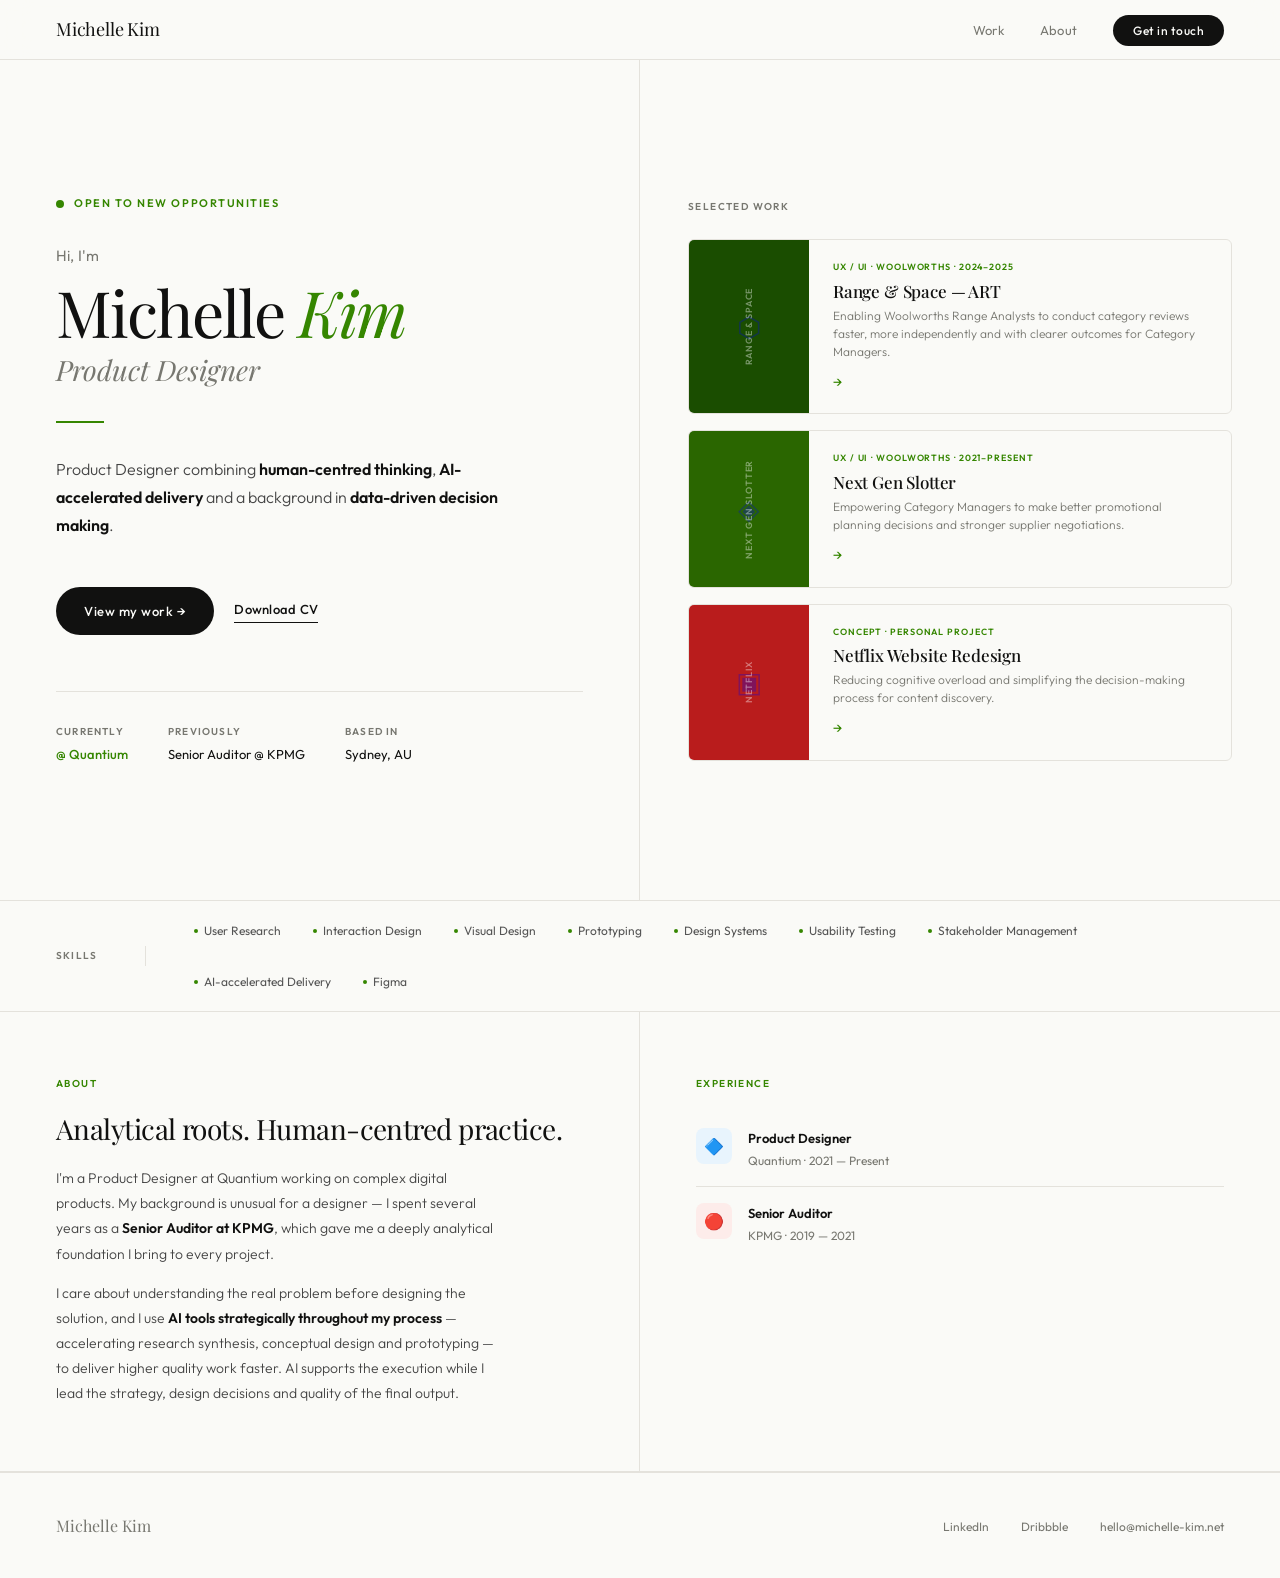
<file: index.html>
<!DOCTYPE html>
<html lang="en-AU">
<head>
<meta charset="UTF-8">
<meta name="viewport" content="width=device-width, initial-scale=1.0">
<title>Michelle Kim — Product Designer</title>
<meta name="description" content="Product Designer combining human-centred thinking, AI-accelerated delivery and a background in data-driven decision making.">
<link href="https://fonts.googleapis.com/css2?family=Playfair+Display:ital,wght@0,400;0,500;1,400&family=Outfit:wght@300;400;500;600&display=swap" rel="stylesheet">
<style>
  :root {
    --black: #111110;
    --white: #fafaf7;
    --mid: #777770;
    --rule: #e4e2dc;
    --card: #f4f3ef;
    --green: #358600;
    --green-light: #f0f7eb;
    --green-mid: #c8e0b0;
  }

  * { margin: 0; padding: 0; box-sizing: border-box; }
  html { scroll-behavior: smooth; }

  body {
    font-family: 'Outfit', sans-serif;
    background: var(--white);
    color: var(--black);
    font-size: 16px;
    line-height: 1.6;
    overflow-x: hidden;
  }

  /* ── NAV ── */
  nav {
    position: fixed;
    top: 0; left: 0; right: 0;
    z-index: 100;
    padding: 0 56px;
    height: 60px;
    display: flex;
    align-items: center;
    justify-content: space-between;
    background: rgba(250,250,247,0.9);
    backdrop-filter: blur(16px);
    border-bottom: 1px solid var(--rule);
  }

  .nav-name {
    font-family: 'Playfair Display', serif;
    font-size: 18px;
    font-weight: 400;
    color: var(--black);
    text-decoration: none;
    letter-spacing: -0.01em;
  }

  .nav-links {
    display: flex;
    align-items: center;
    gap: 36px;
    list-style: none;
  }

  .nav-links a {
    font-size: 13px;
    font-weight: 400;
    color: var(--mid);
    text-decoration: none;
    letter-spacing: 0.02em;
    transition: color 0.2s;
  }

  .nav-links a:hover { color: var(--black); }

  .nav-cta {
    font-size: 12px !important;
    font-weight: 500 !important;
    color: var(--white) !important;
    background: var(--black);
    padding: 8px 20px;
    border-radius: 40px;
    letter-spacing: 0.04em !important;
    transition: background 0.2s !important;
  }

  .nav-cta:hover { background: var(--green) !important; }

  /* ── HERO ── */
  .hero {
    min-height: 100vh;
    display: grid;
    grid-template-columns: 1fr 1fr;
    padding-top: 60px;
  }

  .hero-left {
    padding: 80px 56px;
    display: flex;
    flex-direction: column;
    justify-content: center;
    border-right: 1px solid var(--rule);
  }

  .hero-eyebrow {
    display: flex;
    align-items: center;
    gap: 10px;
    margin-bottom: 32px;
  }

  .hero-eyebrow-dot {
    width: 8px;
    height: 8px;
    border-radius: 50%;
    background: var(--green);
    animation: pulse 2s infinite;
  }

  @keyframes pulse {
    0%, 100% { opacity: 1; transform: scale(1); }
    50% { opacity: 0.5; transform: scale(0.8); }
  }

  .hero-eyebrow-text {
    font-size: 11px;
    font-weight: 600;
    letter-spacing: 0.14em;
    text-transform: uppercase;
    color: var(--green);
  }

  .hero-greeting {
    font-size: 15px;
    font-weight: 400;
    color: var(--mid);
    margin-bottom: 12px;
    letter-spacing: 0.01em;
  }

  .hero-name {
    font-family: 'Playfair Display', serif;
    font-size: clamp(48px, 5vw, 72px);
    font-weight: 400;
    line-height: 1.0;
    letter-spacing: -0.03em;
    color: var(--black);
    margin-bottom: 8px;
  }

  .hero-name em {
    font-style: italic;
    color: var(--green);
  }

  .hero-title {
    font-family: 'Playfair Display', serif;
    font-size: clamp(20px, 2.5vw, 28px);
    font-weight: 400;
    font-style: italic;
    color: var(--mid);
    margin-bottom: 32px;
    line-height: 1.3;
  }

  .hero-rule {
    width: 48px;
    height: 2px;
    background: var(--green);
    margin-bottom: 32px;
  }

  .hero-descriptor {
    font-size: 16px;
    font-weight: 300;
    color: #444;
    line-height: 1.75;
    max-width: 460px;
    margin-bottom: 48px;
  }

  .hero-descriptor strong {
    font-weight: 600;
    color: var(--black);
  }

  .hero-actions {
    display: flex;
    align-items: center;
    gap: 20px;
    flex-wrap: wrap;
  }

  .btn-primary {
    display: inline-flex;
    align-items: center;
    gap: 8px;
    background: var(--black);
    color: var(--white);
    font-size: 13px;
    font-weight: 500;
    letter-spacing: 0.04em;
    padding: 14px 28px;
    border-radius: 40px;
    text-decoration: none;
    transition: background 0.2s, transform 0.2s;
  }

  .btn-primary:hover {
    background: var(--green);
    transform: translateY(-1px);
  }

  .btn-secondary {
    display: inline-flex;
    align-items: center;
    gap: 8px;
    color: var(--black);
    font-size: 13px;
    font-weight: 500;
    letter-spacing: 0.02em;
    text-decoration: none;
    border-bottom: 1px solid var(--black);
    padding-bottom: 2px;
    transition: color 0.2s, border-color 0.2s;
  }

  .btn-secondary:hover {
    color: var(--green);
    border-color: var(--green);
  }

  .hero-meta {
    margin-top: 56px;
    padding-top: 32px;
    border-top: 1px solid var(--rule);
    display: flex;
    gap: 40px;
  }

  .hero-meta-item {
    display: flex;
    flex-direction: column;
    gap: 4px;
  }

  .hero-meta-label {
    font-size: 10px;
    font-weight: 600;
    letter-spacing: 0.12em;
    text-transform: uppercase;
    color: var(--mid);
  }

  .hero-meta-value {
    font-size: 13px;
    font-weight: 400;
    color: var(--black);
  }

  .hero-meta-value a {
    color: var(--green);
    text-decoration: none;
    font-weight: 500;
  }

  /* ── HERO RIGHT ── */
  .hero-right {
    display: flex;
    flex-direction: column;
    padding: 80px 48px;
    justify-content: center;
  }

  .hero-right-label {
    font-size: 10px;
    font-weight: 600;
    letter-spacing: 0.14em;
    text-transform: uppercase;
    color: var(--mid);
    margin-bottom: 24px;
  }

  /* ── CASE STUDY CARDS ── */
  .case-cards {
    display: flex;
    flex-direction: column;
    gap: 16px;
  }

  .case-card {
    display: grid;
    grid-template-columns: 120px 1fr;
    border: 1px solid var(--rule);
    border-radius: 6px;
    overflow: hidden;
    text-decoration: none;
    transition: border-color 0.2s, transform 0.2s, box-shadow 0.2s;
    background: var(--white);
    opacity: 0;
    transform: translateY(16px);
  }

  .case-card.visible {
    animation: cardIn 0.5s ease forwards;
  }

  .case-card:nth-child(1) { animation-delay: 0.1s; }
  .case-card:nth-child(2) { animation-delay: 0.2s; }
  .case-card:nth-child(3) { animation-delay: 0.3s; }

  @keyframes cardIn {
    to { opacity: 1; transform: translateY(0); }
  }

  .case-card:hover {
    border-color: var(--green);
    transform: translateY(-2px);
    box-shadow: 0 8px 32px rgba(53,134,0,0.08);
  }

  .case-card-thumb {
    position: relative;
    overflow: hidden;
    display: flex;
    align-items: center;
    justify-content: center;
    min-height: 120px;
  }

  .case-card-thumb.green     { background: #1a4d00; }
  .case-card-thumb.green-mid { background: #2a6600; }
  .case-card-thumb.red       { background: #b91c1c; }

  .case-card-thumb-label {
    font-size: 9px;
    font-weight: 600;
    letter-spacing: 0.08em;
    text-transform: uppercase;
    color: rgba(255,255,255,0.4);
    writing-mode: vertical-rl;
    text-orientation: mixed;
    rotate: 180deg;
  }

  .thumb-icon {
    position: absolute;
    top: 50%;
    left: 50%;
    transform: translate(-50%, -50%);
    font-size: 28px;
    opacity: 0.3;
  }

  .case-card-content {
    padding: 20px 24px;
    display: flex;
    flex-direction: column;
    justify-content: center;
    gap: 6px;
    min-width: 0;
  }

  .case-card-tag {
    font-size: 9px;
    font-weight: 600;
    letter-spacing: 0.1em;
    text-transform: uppercase;
    color: var(--green);
    white-space: nowrap;
    overflow: hidden;
    text-overflow: ellipsis;
  }

  .case-card-title {
    font-family: 'Playfair Display', serif;
    font-size: 17px;
    font-weight: 500;
    color: var(--black);
    line-height: 1.2;
    letter-spacing: -0.01em;
  }

  .case-card-desc {
    font-size: 12px;
    font-weight: 300;
    color: var(--mid);
    line-height: 1.5;
  }

  .case-card-arrow {
    font-size: 14px;
    color: var(--green);
    margin-top: 4px;
    transition: transform 0.2s;
  }

  .case-card:hover .case-card-arrow { transform: translateX(4px); }

  /* ── SKILLS STRIP ── */
  .skills-strip {
    border-top: 1px solid var(--rule);
    border-bottom: 1px solid var(--rule);
    padding: 20px 56px;
    display: flex;
    align-items: center;
    gap: 48px;
    overflow-x: auto;
    scrollbar-width: none;
  }
  .skills-strip::-webkit-scrollbar { display: none; }

  .skills-strip-label {
    font-size: 10px;
    font-weight: 600;
    letter-spacing: 0.12em;
    text-transform: uppercase;
    color: var(--mid);
    white-space: nowrap;
    flex-shrink: 0;
  }

  .skills-strip-divider {
    width: 1px;
    height: 20px;
    background: var(--rule);
    flex-shrink: 0;
  }

  .skills-list {
    display: flex;
    gap: 32px;
    flex-wrap: wrap;
  }

  .skill-item {
    font-size: 12px;
    font-weight: 400;
    color: #555;
    display: flex;
    align-items: center;
    gap: 6px;
    white-space: nowrap;
  }

  .skill-dot {
    width: 4px;
    height: 4px;
    border-radius: 50%;
    background: var(--green);
    flex-shrink: 0;
  }

  /* ── ABOUT STRIP ── */
  .about-strip {
    display: grid;
    grid-template-columns: 1fr 1fr;
    border-bottom: 1px solid var(--rule);
  }

  .about-col { padding: 64px 56px; }

  .about-col:first-child { border-right: 1px solid var(--rule); }

  .about-eyebrow {
    font-size: 10px;
    font-weight: 600;
    letter-spacing: 0.14em;
    text-transform: uppercase;
    color: var(--green);
    margin-bottom: 20px;
  }

  .about-heading {
    font-family: 'Playfair Display', serif;
    font-size: 28px;
    font-weight: 400;
    line-height: 1.2;
    letter-spacing: -0.02em;
    color: var(--black);
    margin-bottom: 20px;
  }

  .about-body {
    font-size: 14px;
    font-weight: 300;
    color: #444;
    line-height: 1.8;
    max-width: 440px;
  }

  .about-body strong { font-weight: 600; color: var(--black); }

  .experience-list {
    display: flex;
    flex-direction: column;
  }

  .exp-item {
    display: flex;
    gap: 16px;
    align-items: flex-start;
    padding: 16px 0;
    border-bottom: 1px solid var(--rule);
  }

  .exp-item:last-child { border-bottom: none; }

  .exp-icon {
    width: 36px;
    height: 36px;
    border-radius: 8px;
    display: flex;
    align-items: center;
    justify-content: center;
    font-size: 16px;
    flex-shrink: 0;
  }

  .exp-icon.quantium { background: #e8f4fd; }
  .exp-icon.kpmg     { background: #fdecea; }

  .exp-role    { font-size: 13px; font-weight: 600; color: var(--black); margin-bottom: 2px; }
  .exp-company { font-size: 12px; color: var(--mid); }

  /* ── FOOTER ── */
  footer {
    padding: 40px 56px;
    display: flex;
    align-items: center;
    justify-content: space-between;
    border-top: 1px solid var(--rule);
  }

  .footer-name { font-family: 'Playfair Display', serif; font-size: 16px; color: var(--mid); }

  .footer-links { display: flex; gap: 32px; list-style: none; }

  .footer-links a { font-size: 12px; color: var(--mid); text-decoration: none; transition: color 0.2s; }
  .footer-links a:hover { color: var(--green); }

  /* ── ANIMATIONS ── */
  .fade-in {
    opacity: 0;
    transform: translateY(20px);
    animation: fadeIn 0.7s ease forwards;
  }

  .fade-in-1 { animation-delay: 0.1s; }
  .fade-in-2 { animation-delay: 0.25s; }
  .fade-in-3 { animation-delay: 0.4s; }
  .fade-in-4 { animation-delay: 0.55s; }
  .fade-in-5 { animation-delay: 0.7s; }

  @keyframes fadeIn { to { opacity: 1; transform: translateY(0); } }

  /* ── RESPONSIVE ── */
  @media (max-width: 900px) {
    .hero { grid-template-columns: 1fr; min-height: auto; }
    .hero-left { border-right: none; border-bottom: 1px solid var(--rule); padding: 60px 32px; }
    .hero-right { padding: 48px 32px; }
    .about-strip { grid-template-columns: 1fr; }
    .about-col:first-child { border-right: none; border-bottom: 1px solid var(--rule); }
    nav { padding: 0 32px; }
    .skills-strip { padding: 20px 32px; }
    footer { padding: 32px; flex-direction: column; gap: 20px; text-align: center; }
  }
</style>
</head>
<body>

<!-- Nav -->
<nav>
  <a href="index.html" class="nav-name">Michelle Kim</a>
  <ul class="nav-links">
    <li><a href="#work">Work</a></li>
    <li><a href="#about">About</a></li>
    <li><a href="#contact" class="nav-cta">Get in touch</a></li>
  </ul>
</nav>

<!-- Hero -->
<section class="hero" id="work">
  <div class="hero-left">
    <div class="hero-eyebrow fade-in fade-in-1">
      <div class="hero-eyebrow-dot"></div>
      <span class="hero-eyebrow-text">Open to new opportunities</span>
    </div>

    <p class="hero-greeting fade-in fade-in-1">Hi, I'm</p>
    <h1 class="hero-name fade-in fade-in-2">Michelle <em>Kim</em></h1>
    <p class="hero-title fade-in fade-in-2">Product Designer</p>
    <div class="hero-rule fade-in fade-in-3"></div>

    <p class="hero-descriptor fade-in fade-in-3">
      Product Designer combining <strong>human-centred thinking</strong>,
      <strong>AI-accelerated delivery</strong> and a background in
      <strong>data-driven decision making</strong>.
    </p>

    <div class="hero-actions fade-in fade-in-4">
      <a href="#work" class="btn-primary">View my work →</a>
      <a href="#" class="btn-secondary">Download CV</a>
    </div>

    <div class="hero-meta fade-in fade-in-5">
      <div class="hero-meta-item">
        <span class="hero-meta-label">Currently</span>
        <span class="hero-meta-value"><a href="https://quantium.com" target="_blank">@ Quantium</a></span>
      </div>
      <div class="hero-meta-item">
        <span class="hero-meta-label">Previously</span>
        <span class="hero-meta-value">Senior Auditor @ KPMG</span>
      </div>
      <div class="hero-meta-item">
        <span class="hero-meta-label">Based in</span>
        <span class="hero-meta-value">Sydney, AU</span>
      </div>
    </div>
  </div>

  <!-- Work cards -->
  <div class="hero-right">
    <p class="hero-right-label">Selected work</p>
    <div class="case-cards">

      <a href="range-and-space.html" class="case-card">
        <div class="case-card-thumb green">
          <span class="thumb-icon">⬡</span>
          <span class="case-card-thumb-label">Range &amp; Space</span>
        </div>
        <div class="case-card-content">
          <span class="case-card-tag">UX / UI · Woolworths · 2024–2025</span>
          <div class="case-card-title">Range &amp; Space — ART</div>
          <div class="case-card-desc">Enabling Woolworths Range Analysts to conduct category reviews faster, more independently and with clearer outcomes for Category Managers.</div>
          <div class="case-card-arrow">→</div>
        </div>
      </a>

      <a href="next-gen-slotter.html" class="case-card">
        <div class="case-card-thumb green-mid">
          <span class="thumb-icon">◈</span>
          <span class="case-card-thumb-label">Next Gen Slotter</span>
        </div>
        <div class="case-card-content">
          <span class="case-card-tag">UX / UI · Woolworths · 2021–Present</span>
          <div class="case-card-title">Next Gen Slotter</div>
          <div class="case-card-desc">Empowering Category Managers to make better promotional planning decisions and stronger supplier negotiations.</div>
          <div class="case-card-arrow">→</div>
        </div>
      </a>

      <a href="netflix.html" class="case-card">
        <div class="case-card-thumb red">
          <span class="thumb-icon">▣</span>
          <span class="case-card-thumb-label">Netflix</span>
        </div>
        <div class="case-card-content">
          <span class="case-card-tag">Concept · Personal project</span>
          <div class="case-card-title">Netflix Website Redesign</div>
          <div class="case-card-desc">Reducing cognitive overload and simplifying the decision-making process for content discovery.</div>
          <div class="case-card-arrow">→</div>
        </div>
      </a>

    </div>
  </div>
</section>

<!-- Skills strip -->
<div class="skills-strip">
  <span class="skills-strip-label">Skills</span>
  <div class="skills-strip-divider"></div>
  <div class="skills-list">
    <span class="skill-item"><span class="skill-dot"></span>User Research</span>
    <span class="skill-item"><span class="skill-dot"></span>Interaction Design</span>
    <span class="skill-item"><span class="skill-dot"></span>Visual Design</span>
    <span class="skill-item"><span class="skill-dot"></span>Prototyping</span>
    <span class="skill-item"><span class="skill-dot"></span>Design Systems</span>
    <span class="skill-item"><span class="skill-dot"></span>Usability Testing</span>
    <span class="skill-item"><span class="skill-dot"></span>Stakeholder Management</span>
    <span class="skill-item"><span class="skill-dot"></span>AI-accelerated Delivery</span>
    <span class="skill-item"><span class="skill-dot"></span>Figma</span>
  </div>
</div>

<!-- About -->
<section class="about-strip" id="about">
  <div class="about-col">
    <div class="about-eyebrow">About</div>
    <h2 class="about-heading">Analytical roots. Human-centred practice.</h2>
    <p class="about-body">
      I'm a Product Designer at Quantium working on complex digital products. My background is unusual for a designer — I spent several years as a <strong>Senior Auditor at KPMG</strong>, which gave me a deeply analytical foundation I bring to every project.
    </p>
    <p class="about-body" style="margin-top:14px;">
      I care about understanding the real problem before designing the solution, and I use <strong>AI tools strategically throughout my process</strong> — accelerating research synthesis, conceptual design and prototyping — to deliver higher quality work faster. AI supports the execution while I lead the strategy, design decisions and quality of the final output.
    </p>
  </div>
  <div class="about-col">
    <div class="about-eyebrow">Experience</div>
    <div class="experience-list">
      <div class="exp-item">
        <div class="exp-icon quantium">🔷</div>
        <div class="exp-details">
          <div class="exp-role">Product Designer</div>
          <div class="exp-company">Quantium · 2021 — Present</div>
        </div>
      </div>
      <div class="exp-item">
        <div class="exp-icon kpmg">🔴</div>
        <div class="exp-details">
          <div class="exp-role">Senior Auditor</div>
          <div class="exp-company">KPMG · 2019 — 2021</div>
        </div>
      </div>
    </div>
  </div>
</section>

<!-- Footer / Contact -->
<footer id="contact">
  <span class="footer-name">Michelle Kim</span>
  <ul class="footer-links">
    <li><a href="https://linkedin.com/in/michelle-kim" target="_blank">LinkedIn</a></li>
    <li><a href="#">Dribbble</a></li>
    <li><a href="mailto:hello@michelle-kim.net">hello@michelle-kim.net</a></li>
  </ul>
</footer>

<script>
  window.addEventListener('load', () => {
    document.querySelectorAll('.case-card').forEach((card, i) => {
      setTimeout(() => card.classList.add('visible'), 600 + i * 150);
    });
  });
</script>
</body>
</html>
</file>
